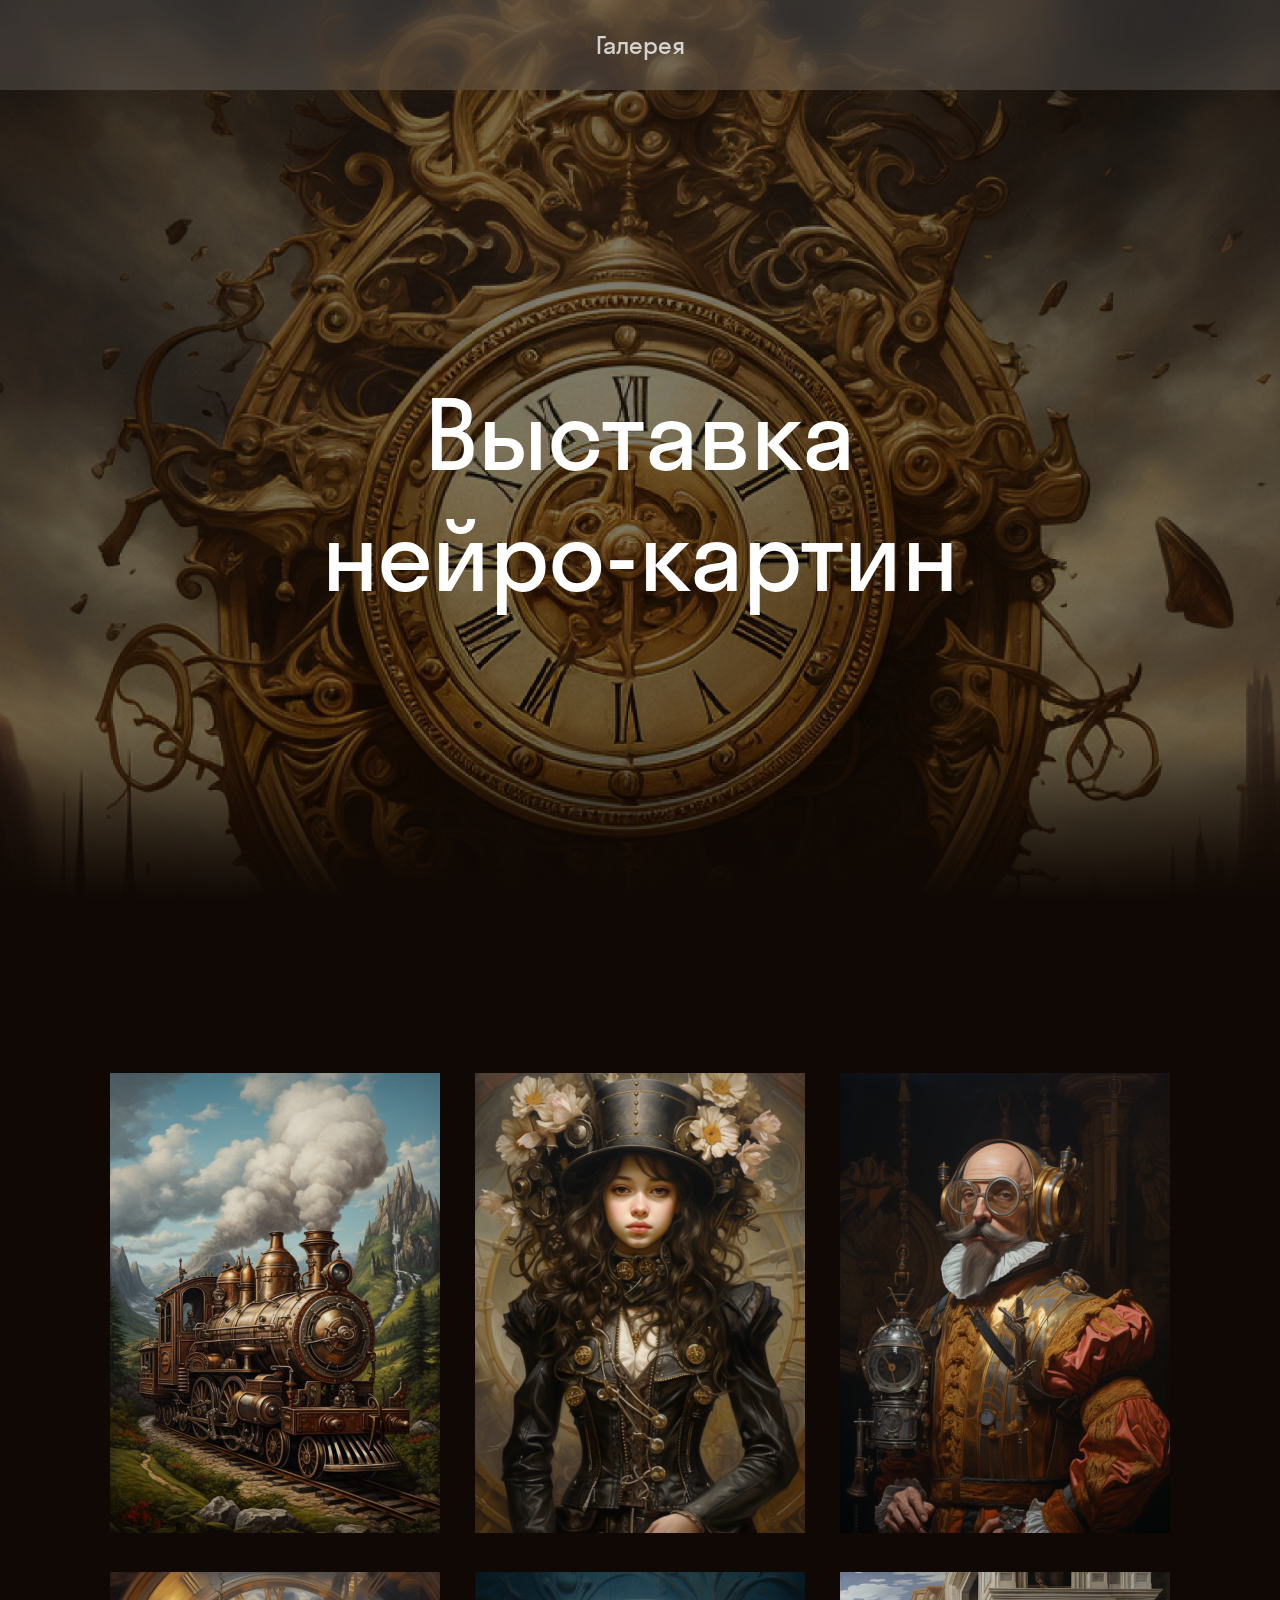
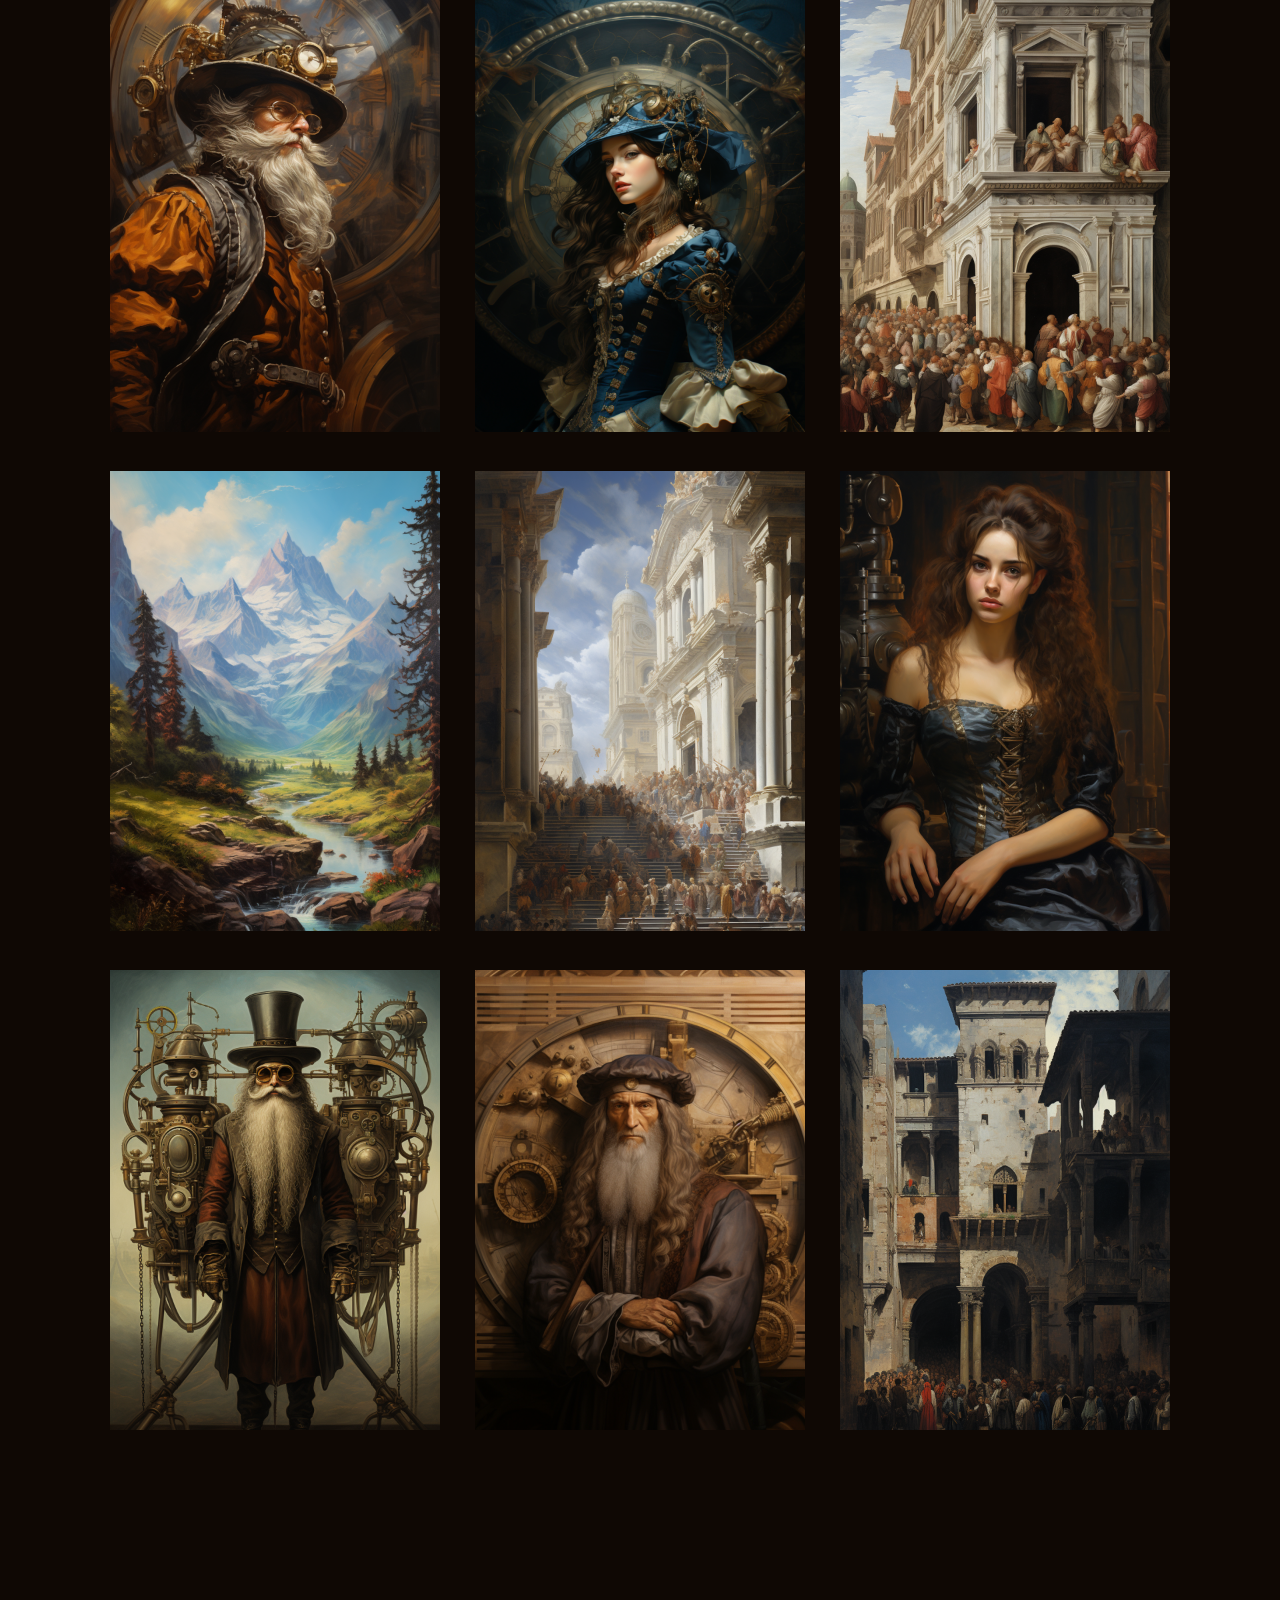
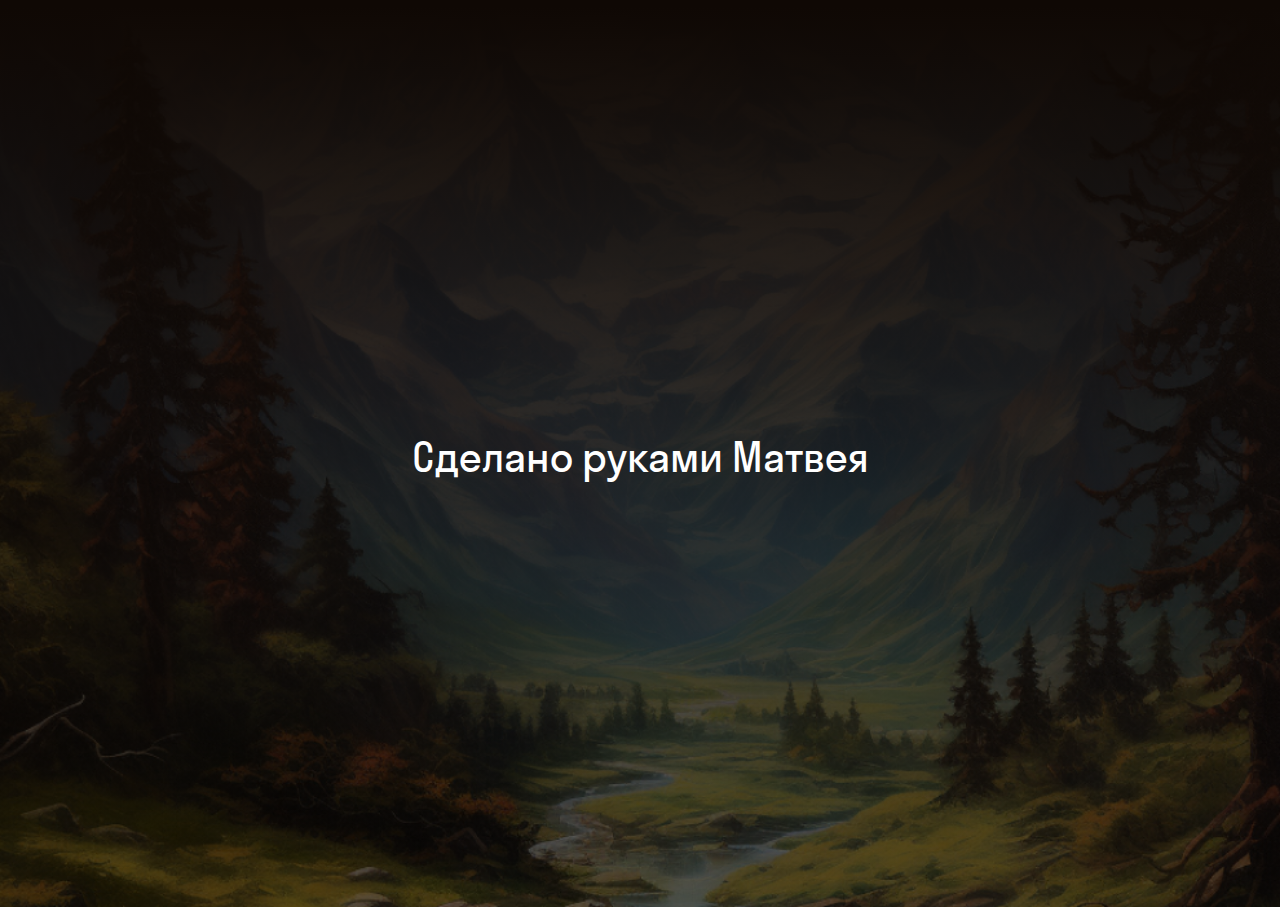
<file: index.html>
<!DOCTYPE html>
<html lang="ru">

<head>
    <meta charset="UTF-8">
    <meta name="viewport" content="width=device-width, initial-scale=1.0">
    <title>Галерея нейро-картин</title>
    <link rel="stylesheet" href="./fonts/fonts.css">
    <link rel="stylesheet" href="./style.css">
</head>

<body>
    <div class="header">
        <div class="header__overlay">
            <div class="header__link">
                <a href="#gallery" class="header__anchor">Галерея</a>
            </div>
            <h1 class="header__title">Выставка нейро-картин</h1>
        </div>
    </div>
    <div class="content">
        <ul class="gallery" id="gallery">
            <li class="gallery__item">
                <img src="./images/1.png" class="image">
            </li>
            <li class="gallery__item">
                <img src="./images/2.png" class="image">
            </li>
            <li class="gallery__item">
                <img src="./images/3.png" class="image">
            </li>
            <li class="gallery__item">
                <img src="./images/4.png" class="image">
            </li>
            <li class="gallery__item">
                <img src="./images/5.png" class="image">
            </li>
            <li class="gallery__item">
                <img src="./images/6.png" class="image">
            </li>
            <li class="gallery__item">
                <img src="./images/7.png" class="image">
            </li>
            <li class="gallery__item">
                <img src="./images/8.png" class="image">
            </li>
            <li class="gallery__item">
                <img src="./images/9.png" class="image">
            </li>
            <li class="gallery__item">
                <img src="./images/10.png" class="image">
            </li>
            <li class="gallery__item">
                <img src="./images/11.png" class="image">
            </li>
            <li class="gallery__item">
                <img src="./images/12.png" class="image">
            </li>
        </ul>
    </div>
    <div class="footer">
        <div class="footer__overlay">
            <p class="footer__text">Сделано руками Матвея</p>
        </div>
    </div>
</body>

</html>
</file>
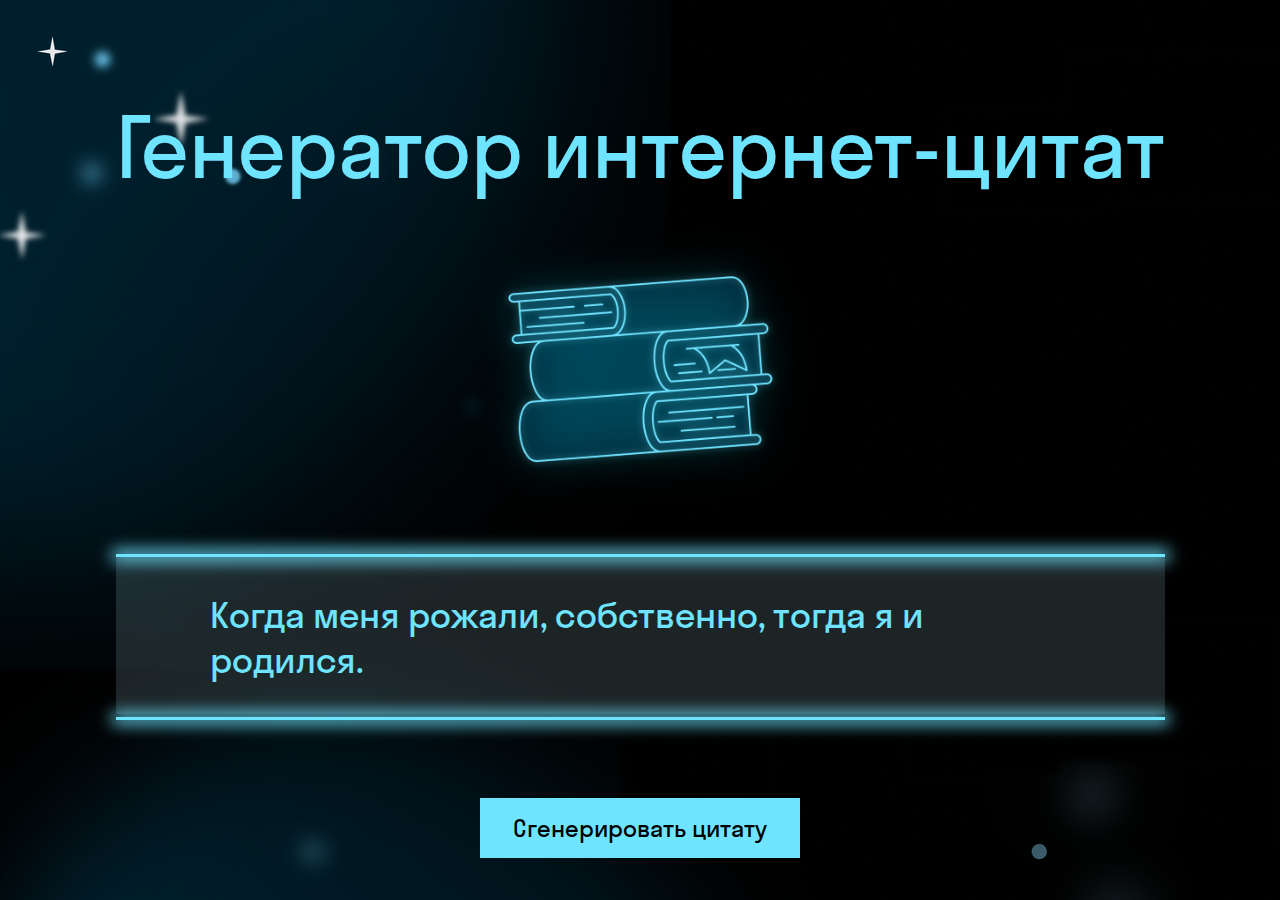
<file: Заготовка проекта/index.html>
<!DOCTYPE html>
<html lang="ru">

<head>
    <meta charset="UTF-8">
    <meta name="viewport" content="width=device-width, initial-scale=1.0">
    <title>Генератор интернет-цитат</title>
    <link rel="stylesheet" href="./style.css">
</head>

<body>
    <div class="main">
        <h1 class="main__title">Генератор интернет-цитат</h1>
        <div class="main__img-wrap">
            <img src="images/1.png" id="image" class="main__img show">
        </div>
        <div class="main__quote-wrap">
            <p id="quote" class="main__quote show">Кто рано встает, тот потом пожалеет о своем решении.</p>
        </div>
        
        <button class="main__button" onclick="generateQuote()">Сгенерировать цитату</button>
    </div>

    <script>
        let image = document.getElementById("image");
        let quote = document.getElementById("quote");

        let images = [
            '1.png',
            '2.png',
            '3.png',
            '4.png',
            '5.png',
            '6.png',
        ]

        let beginning = [
        'Кто рано встает, ',
        'Не бойся ошибаться, ',
        'Когда меня рожали, ',
        'Каждый может кинуть камень в волка, ',
        'Нельзя стоять, когда другие работают, ',
        'Иногда, жизнь — это жизнь, ',
        'Не важно что под капотом - важно кто за рулём, '
        ];

        let ending = [
        'тот потом пожалеет о своем решении.',
        'собственно, тогда я и родился.',
        'но не каждый может кинуть волка в камень.',
        'надо лежать.',
        'а ты в ней — иногда.',
        'бойся не ошибаться.',
        ];

        generateQuote();

        function generateQuote() {
            let randomBegining = getRandomElement(beginning)
            let randomEnd = getRandomElement(ending)
            let randomImg = getRandomElement(images)
            
            let randomQuote = randomBegining + " " + randomEnd

            hide();

            // Скрывает текущие цитату и изображение
            function hide() {
                image.classList.remove('show');
                quote.classList.remove('show');
                // Показывает следующие цитату и изображение с задержкой в пол секунды, чтобы успел сработать transition
                setTimeout(show, 500);
            }

            function show() {
                // Проверяет кол-во символов в тексте. Если их меньше 48, то меняет шрифт и выравнивает текст по центру, иначе - стандартные стили
                if (randomQuote.length <= 48) {
                    quote.style.fontSize = '42px';
                    quote.style.justifyContent = 'center';
                } else {
                    quote.style.fontSize = '';
                    quote.style.justifyContent = '';
                }

                image.src = 'images/' + randomImg;
                quote.textContent = randomQuote;

                image.classList.add('show');
                quote.classList.add('show');
            }

            function getRandomElement(arr) {
                return arr[Math.floor(Math.random() * arr.length)]
            }

        }
    </script>
</body>

</html>
</file>
<file: fonts/fonts.css>
@font-face {
    font-family: 'StratosSkyeng';
    src: url('stratosskyengweb-regular.woff');
    src: url('stratosskyengweb-regular.woff2');
    font-weight: 400;
    font-style: normal;
}

@font-face {
    font-family: 'StratosSkyeng';
    src: url('stratosskyengweb-medium.woff');
    src: url('stratosskyengweb-medium.woff2');
    font-weight: 500;
}

@font-face {
    font-family: 'StratosSkyeng';
    src: url('stratosskyengweb-bold.woff');
    src: url('stratosskyengweb-bold.woff2');
    font-weight: 700;
    font-style: normal;
}
</file>
<file: style.css>
* {
    margin: 0;
    padding: 0;
    box-sizing: border-box;
}

body {
    font-family: 'StratosSkyeng', sans-serif;
    background-color: #0F0804;
}

.header {
    height: 100vh;
    background-image: url(images/13.png);
    background-position: center;
    background-repeat: no-repeat;
    background-size: cover;
}

.header__overlay {
    background: linear-gradient(180deg, rgba(0, 0, 0, 0.50) 80.49%, #0F0804 100%);
    height: 100%;
    width: 100%;
    display: flex;
    flex-direction: column;
}

.header__title {
    margin: auto;
    font-size: 96px;
    text-align: center;
    color: white;
    max-width: 658px;
    font-weight: 400;
}

.header__link {
    height: 90px;
    width: 100%;
    background: rgba(255, 255, 255, 0.17);
    backdrop-filter: blur(11.5px);
}

.header__link:hover {
    opacity: .8;
}

.header__anchor {
    text-decoration: none;
    color: white;
    font-size: 24px;
    width: 100%;
    height: 100%;
    display: flex;
    justify-content: center;
    align-items: center;
}

.gallery {
    /* Выключает точки у списка */
    list-style-type: none;
    margin: 173px auto;
    display: flex;
    width: 1060px;
    flex-wrap: wrap;
    gap: 35px;
}

.gallery__item {
    width: 330px;
}

.image {
    width: 100%;
}

.footer {
    height: 100vh;
    background-image: url(./images/7.png);
    background-position: left;
    background-repeat: no-repeat;
    background-size: cover;
}

.footer__overlay {
    display: flex;
    height: 100%;
    width: 100%;
    background: linear-gradient(180deg, #0F0804 0%, rgba(0, 0, 0, 0.6) 100%);
}

.footer__text {
    margin: auto;
    font-size: 40px;
    color: white;
}
</file>
<file: Заготовка проекта/style.css>
@import url(./fonts/fonts.css);

:root {
    --text-color: #6FE4FF;
}

* {
    margin: 0;
    padding: 0;
    box-sizing: border-box;
    font-family: 'StratosSkyeng', sans-serif;
}

body {
    background-color: #f2f2f2;
    background-image: url(./images/background.png);
    background-repeat: no-repeat;
}

.main {
    max-width: 1049px;
    margin: 0 auto;
    margin-top: 107px;
    text-align: center;
}

.main__title {
    color: var(--text-color);
    font-size: 84px;
    line-height: 0.96;
    font-weight: 400;
}

.main__button {
    font-size: 24px;
    font-weight: 400;
    margin-top: 84px;
    padding: 15px 33px;
    background-color: var(--text-color);
    color: black;
    border: none;
    cursor: pointer;
}

.main__button:hover {
    opacity: .8;
}

.main__button:active {
    background-color: rgba(146, 178, 191, .2);
    color: var(--text-color);
}

.main__img-wrap {
    width: 100%;
}

.main__img {
    max-width: 440px;
}

.main__quote {
    font-size: 36px;
    color: var(--text-color);
    padding: 32px 94px;
    text-align: left;
    height: 100%;
    display: flex;
    align-items: center;
}

.main__img, .main__quote {
    opacity: 0;
    transition: opacity 0.5s ease;
}

.main__img.show, .main__quote.show {
    opacity: 1;
    transition: opacity 0.5s ease;
}

.main__quote-wrap {
    background-color: rgba(146, 178, 191, .2);
    height: 160px;
}

.main__quote-wrap::before,
.main__quote-wrap::after {
    content: "";
    border-top: 3px solid var(--text-color);
    display: block;
    width: 100%;
    box-shadow: 0 0 16px 4px var(--text-color);
}
</file>
